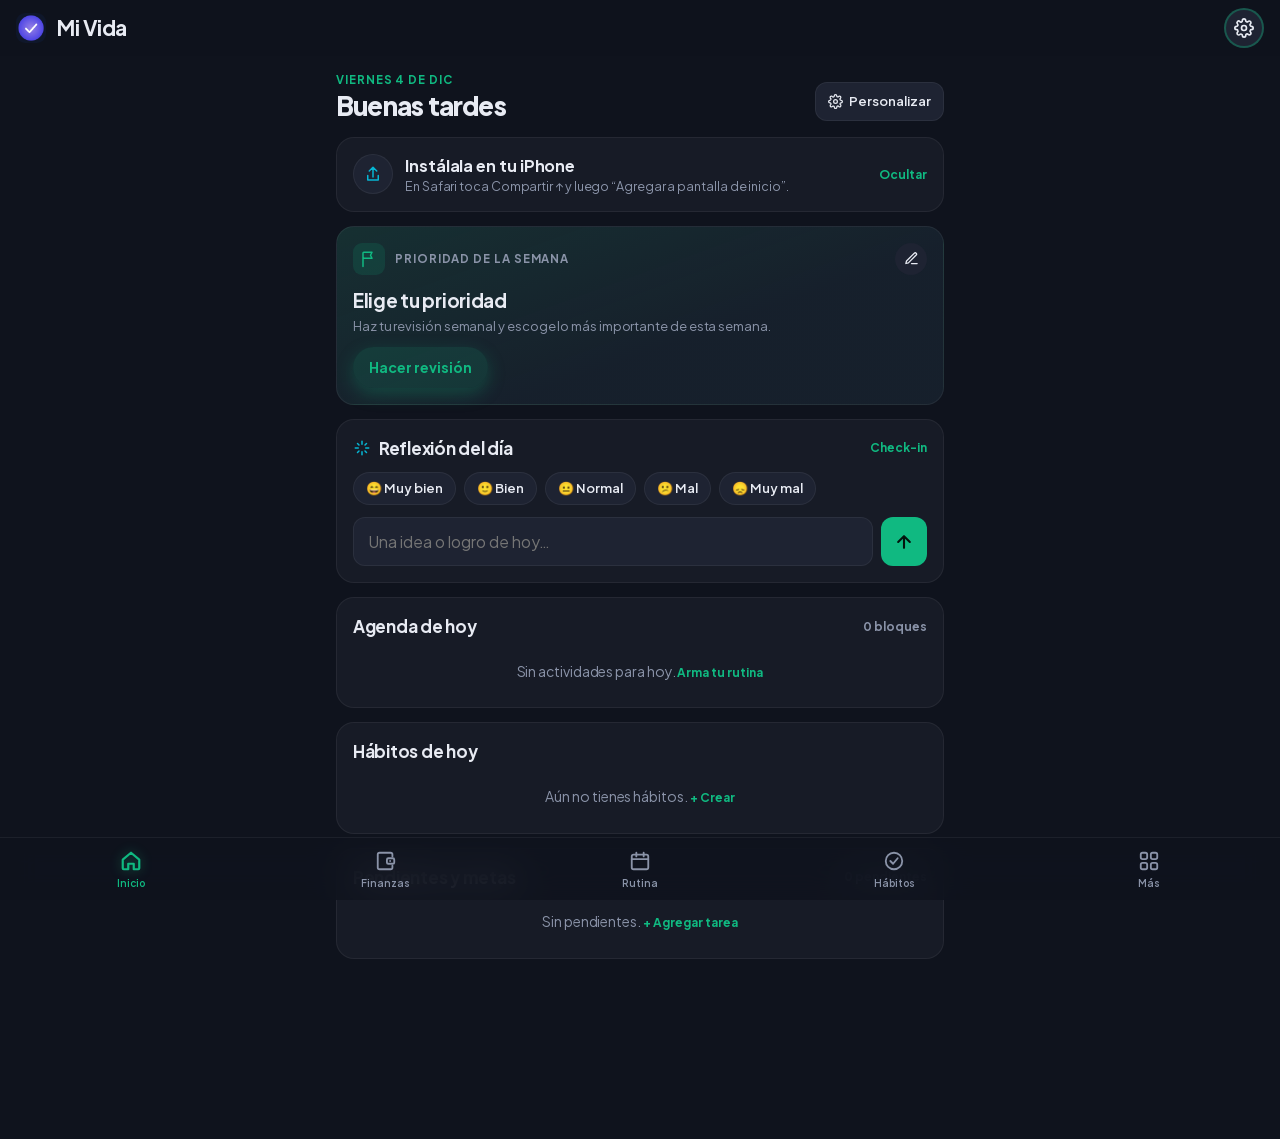
<file: index.html>
<!doctype html>
<html lang="es">
<head>
<meta charset="utf-8">
<meta name="viewport" content="width=device-width, initial-scale=1, viewport-fit=cover">
<title>Mi Vida</title>
<meta name="description" content="Tu app personal: rutina, finanzas, hábitos, metas, salud, diario y proyectos.">
<meta name="theme-color" content="#0f131d">
<meta name="apple-mobile-web-app-capable" content="yes">
<meta name="mobile-web-app-capable" content="yes">
<meta name="apple-mobile-web-app-status-bar-style" content="black-translucent">
<meta name="apple-mobile-web-app-title" content="Mi Vida">
<link rel="apple-touch-icon" href="icons/apple-touch-icon.png">
<link rel="icon" type="image/png" href="icons/icon-192.png">
<link rel="manifest" href="manifest.webmanifest">
<link rel="stylesheet" href="styles.css">
</head>
<body>
<header class="topbar">
  <button class="icon-btn back" id="btn-back" aria-label="Regresar" hidden><svg viewBox="0 0 24 24" width="26" height="26" fill="none" stroke="currentColor" stroke-width="2.5" stroke-linecap="round" stroke-linejoin="round"><path d="m15 18-6-6 6-6"/></svg></button>
  <img class="brand-logo" src="icons/icon-192.png" alt="" width="30" height="30">
  <h1 id="title">Inicio</h1>
  <button class="icon-btn" id="btn-settings" aria-label="Ajustes">
    <svg viewBox="0 0 24 24" width="22" height="22" fill="none" stroke="currentColor" stroke-width="2" stroke-linecap="round" stroke-linejoin="round"><circle cx="12" cy="12" r="3"/><path d="M19.4 15a1.65 1.65 0 0 0 .33 1.82l.06.06a2 2 0 1 1-2.83 2.83l-.06-.06a1.65 1.65 0 0 0-1.82-.33 1.65 1.65 0 0 0-1 1.51V21a2 2 0 1 1-4 0v-.09A1.65 1.65 0 0 0 9 19.4a1.65 1.65 0 0 0-1.82.33l-.06.06a2 2 0 1 1-2.83-2.83l.06-.06A1.65 1.65 0 0 0 4.68 15a1.65 1.65 0 0 0-1.51-1H3a2 2 0 1 1 0-4h.09A1.65 1.65 0 0 0 4.6 9a1.65 1.65 0 0 0-.33-1.82l-.06-.06a2 2 0 1 1 2.83-2.83l.06.06A1.65 1.65 0 0 0 9 4.68a1.65 1.65 0 0 0 1-1.51V3a2 2 0 1 1 4 0v.09a1.65 1.65 0 0 0 1 1.51 1.65 1.65 0 0 0 1.82-.33l.06-.06a2 2 0 1 1 2.83 2.83l-.06.06A1.65 1.65 0 0 0 19.4 9a1.65 1.65 0 0 0 1.51 1H21a2 2 0 1 1 0 4h-.09a1.65 1.65 0 0 0-1.51 1z"/></svg>
  </button>
</header>

<main id="view"></main>

<nav class="tabbar">
  <button data-tab="inicio" class="active"><svg viewBox="0 0 24 24"><path d="M3 10.5 12 3l9 7.5V20a1 1 0 0 1-1 1h-5v-6h-6v6H4a1 1 0 0 1-1-1z"/></svg><span>Inicio</span></button>
  <button data-tab="finanzas"><svg viewBox="0 0 24 24"><path d="M19 7V5a2 2 0 0 0-2-2H5a2 2 0 0 0-2 2v14a2 2 0 0 0 2 2h12a2 2 0 0 0 2-2v-2"/><rect x="13" y="9" width="8" height="6" rx="1.5"/><path d="M16.5 12h.01"/></svg><span>Finanzas</span></button>
  <button data-tab="rutina"><svg viewBox="0 0 24 24"><rect x="3" y="5" width="18" height="16" rx="2"/><path d="M3 10h18M8 3v4M16 3v4"/></svg><span>Rutina</span></button>
  <button data-tab="habitos"><svg viewBox="0 0 24 24"><circle cx="12" cy="12" r="9"/><path d="m8 12 3 3 5-6"/></svg><span>Hábitos</span></button>
  <button data-tab="mas"><svg viewBox="0 0 24 24"><rect x="3" y="3" width="7" height="7" rx="2"/><rect x="14" y="3" width="7" height="7" rx="2"/><rect x="3" y="14" width="7" height="7" rx="2"/><rect x="14" y="14" width="7" height="7" rx="2"/></svg><span>Más</span></button>
</nav>

<div id="sheet-backdrop" class="backdrop" hidden></div>
<section id="sheet" class="sheet" hidden role="dialog" aria-modal="true"></section>
<div id="toast" class="toast" hidden></div>

<script src="plan.js"></script>
<script src="more.js"></script>
<script src="habits.js"></script>
<script src="home.js"></script>
<script src="game.js"></script>
<script src="extras.js"></script>
<script src="v2.js"></script>
<script src="app.js"></script>
<script src="stitch.js"></script>
<script src="wallets.js"></script>
</body>
</html>
</file>
<file: styles.css>
@font-face {
  font-family: 'Plus Jakarta Sans'; font-style: normal; font-weight: 400 800; font-display: swap;
  src: url(fonts/plus-jakarta-sans-latin.woff2) format('woff2');
  unicode-range: U+0000-00FF, U+0131, U+0152-0153, U+02BB-02BC, U+02C6, U+02DA, U+02DC, U+0304, U+0308, U+0329, U+2000-206F, U+20AC, U+2122, U+2191, U+2193, U+2212, U+2215, U+FEFF, U+FFFD;
}
@font-face {
  font-family: 'Plus Jakarta Sans'; font-style: normal; font-weight: 400 800; font-display: swap;
  src: url(fonts/plus-jakarta-sans-latin-ext.woff2) format('woff2');
  unicode-range: U+0100-02BA, U+02BD-02C5, U+02C7-02CC, U+02CE-02D7, U+02DD-02FF, U+1D00-1DBF, U+1E00-1E9F, U+1EF2-1EFF, U+20A0-20AB, U+20AD-20C4, U+2113, U+2C60-2C7F, U+A720-A7FF;
}
/* Diseño "Dark Emerald" (Stitch): fondo azul pizarra, verde esmeralda y cian */
:root {
  --bg: #0f131d;
  --card: #171b26;
  --card-hi: #1e2332;
  --text: #e8ebf3;
  --muted: #8a93a8;
  --line: #272d3d;
  --edge: rgb(255 255 255 / .06);
  --accent: #10b981;
  --accent-2: #06b6d4;
  --accent-soft: rgb(16 185 129 / .14);
  --on-accent: #04140e;
  --grad: linear-gradient(135deg, #10b981, #06b6d4);
  --green: #34d399;
  --red: #f87171;
  --amber: #fbbf24;
  --radius: 20px;
  --safe-top: env(safe-area-inset-top, 0px);
  --safe-bottom: env(safe-area-inset-bottom, 0px);
  color-scheme: dark;
}
* { box-sizing: border-box; -webkit-tap-highlight-color: transparent; }
html, body { margin: 0; background: var(--bg); color: var(--text); }
body {
  font: 16px/1.45 "Plus Jakarta Sans", -apple-system, BlinkMacSystemFont, "SF Pro Text", "Segoe UI", Roboto, sans-serif;
  min-height: 100vh;
  padding-bottom: calc(76px + var(--safe-bottom));
  overscroll-behavior-y: none;
}
button { font: inherit; color: inherit; cursor: pointer; }
input, textarea, select { font: inherit; font-size: 16px; color: var(--text); }

.topbar {
  position: sticky; top: 0; z-index: 10;
  display: flex; align-items: center; justify-content: space-between;
  padding: calc(var(--safe-top) + 10px) 16px 10px;
  background: color-mix(in srgb, var(--bg) 88%, transparent);
  backdrop-filter: blur(12px); -webkit-backdrop-filter: blur(12px);
}
.topbar h1 { flex: 1; font-size: 28px; white-space: nowrap; overflow: hidden; text-overflow: ellipsis; margin: 0; letter-spacing: -0.02em; }
.icon-btn { background: none; border: 0; padding: 8px; border-radius: 50%; color: var(--muted); }

main { padding: 4px 16px 90px; max-width: 640px; margin: 0 auto; }

.tabbar {
  position: fixed; bottom: 0; left: 0; right: 0; z-index: 20;
  display: grid; grid-template-columns: repeat(5, 1fr);
  background: var(--card); border-top: 1px solid var(--line);
  padding: 6px 4px calc(6px + var(--safe-bottom));
}
.tabbar button {
  background: none; border: 0; display: flex; flex-direction: column; align-items: center; gap: 2px;
  font-size: 11px; color: var(--muted); padding: 4px 0;
}
.tabbar svg { width: 24px; height: 24px; fill: none; stroke: currentColor; stroke-width: 2; stroke-linecap: round; stroke-linejoin: round; }
.tabbar button.active { color: var(--accent); }

.card { background: var(--card); border-radius: var(--radius); padding: 16px; margin-bottom: 14px; box-shadow: 0 1px 2px rgb(0 0 0 / .04); }
.card h2 { font-size: 13px; text-transform: uppercase; letter-spacing: .06em; color: var(--muted); margin: 0 0 10px; font-weight: 600; display: flex; justify-content: space-between; align-items: center; }
.card h2 a, .link { color: var(--accent); text-transform: none; letter-spacing: 0; font-weight: 500; text-decoration: none; background: none; border: 0; padding: 0; font-size: 14px; }
.greet { font-size: 15px; color: var(--muted); margin: 0 0 14px; }

.stats { display: grid; grid-template-columns: repeat(3, 1fr); gap: 8px; }
.stat .lbl { font-size: 12px; color: var(--muted); }
.stat .val { font-size: 16px; word-break: break-all; font-weight: 700; font-variant-numeric: tabular-nums; }
.pos { color: var(--green); } .neg { color: var(--red); }

.bar { height: 8px; background: var(--line); border-radius: 99px; overflow: hidden; margin-top: 10px; }
.bar > i { display: block; height: 100%; background: var(--accent); border-radius: 99px; }
.bar.warn > i { background: var(--amber); } .bar.over > i { background: var(--red); }
.small { font-size: 13px; color: var(--muted); }

.list { list-style: none; margin: 0; padding: 0; }
.list li { display: flex; align-items: center; gap: 12px; padding: 11px 0; border-bottom: 1px solid var(--line); }
.list li:last-child { border-bottom: 0; }
.list .grow { flex: 1; min-width: 0; }
.list .t { font-weight: 500; white-space: nowrap; overflow: hidden; text-overflow: ellipsis; }
.list .s { font-size: 13px; color: var(--muted); white-space: nowrap; overflow: hidden; text-overflow: ellipsis; }
.amt { font-weight: 600; font-variant-numeric: tabular-nums; white-space: nowrap; }
.emoji { width: 38px; height: 38px; border-radius: 12px; background: var(--accent-soft); display: grid; place-items: center; font-size: 20px; flex: none; }
.empty { color: var(--muted); text-align: center; padding: 18px 8px; font-size: 14px; }

.check {
  width: 30px; height: 30px; border-radius: 50%; border: 2px solid var(--line); background: none; flex: none;
  display: grid; place-items: center; transition: all .15s;
}
.check.on { background: var(--green); border-color: var(--green); }
.check.on::after { content: ""; width: 12px; height: 7px; border: solid #fff; border-width: 0 0 2.5px 2.5px; transform: translateY(-2px) rotate(-45deg); }
.dots { display: flex; gap: 4px; margin-top: 4px; }
.dots i { width: 8px; height: 8px; border-radius: 50%; background: var(--line); }
.dots i.on { background: var(--green); }
.streak { font-size: 13px; color: var(--amber); font-weight: 600; white-space: nowrap; }

.btn {
  display: inline-flex; align-items: center; justify-content: center; gap: 6px;
  border: 0; border-radius: 12px; padding: 12px 16px; font-weight: 600;
  background: var(--accent); color: #fff;
}
.btn.ghost { background: var(--accent-soft); color: var(--accent); }
.btn.danger { background: none; color: var(--red); }
.btn.block { width: 100%; }
.row { display: flex; gap: 8px; }
.row > * { flex: 1; }

.fab {
  position: fixed; right: 18px; bottom: calc(84px + var(--safe-bottom)); z-index: 15;
  width: 56px; height: 56px; border-radius: 50%; border: 0; background: var(--accent); color: #fff;
  font-size: 30px; line-height: 1; box-shadow: 0 6px 18px rgb(79 70 229 / .35);
}

.seg { display: flex; background: var(--line); border-radius: 12px; padding: 3px; margin-bottom: 14px; }
.seg button { flex: 1; border: 0; background: none; padding: 8px; border-radius: 9px; font-size: 14px; font-weight: 500; color: var(--muted); }
.seg button.on { background: var(--card); color: var(--text); box-shadow: 0 1px 3px rgb(0 0 0 / .1); }

.monthnav { display: flex; align-items: center; justify-content: space-between; margin-bottom: 12px; }
.monthnav strong { font-size: 17px; }
.monthnav button { background: var(--card); border: 0; width: 36px; height: 36px; border-radius: 50%; font-size: 18px; }

.catrow { margin-bottom: 10px; }
.catrow .top { display: flex; justify-content: space-between; font-size: 14px; }
.catrow .bar { height: 6px; margin-top: 4px; }

.search { width: 100%; padding: 11px 14px; border-radius: 12px; border: 1px solid var(--line); background: var(--card); margin-bottom: 10px; }
.chips { display: flex; gap: 6px; overflow-x: auto; padding-bottom: 6px; margin-bottom: 8px; scrollbar-width: none; }
.chips::-webkit-scrollbar { display: none; }
.chip { border: 1px solid var(--line); background: var(--card); border-radius: 99px; padding: 6px 12px; font-size: 13px; white-space: nowrap; }
.chip.on { background: var(--accent); border-color: var(--accent); color: #fff; }
.tag { font-size: 12px; color: var(--accent); background: var(--accent-soft); border-radius: 6px; padding: 1px 6px; margin-right: 4px; }

.notes { display: grid; grid-template-columns: 1fr 1fr; gap: 10px; }
.note { background: var(--card); border-radius: 14px; padding: 12px; min-height: 90px; text-align: left; border: 0; display: flex; flex-direction: column; gap: 6px; overflow: hidden; }
.note .t { font-weight: 600; }
.note .b { font-size: 13px; color: var(--muted); display: -webkit-box; -webkit-line-clamp: 5; -webkit-box-orient: vertical; overflow: hidden; white-space: pre-wrap; word-break: break-word; }
.note .d { font-size: 11px; color: var(--muted); margin-top: auto; }

.quick { display: grid; grid-template-columns: repeat(3, 1fr); gap: 8px; }
.quick button { background: var(--card); border: 0; border-radius: 14px; padding: 12px 6px; font-size: 13px; font-weight: 500; display: flex; flex-direction: column; align-items: center; gap: 4px; }
.quick button b { font-size: 22px; }

/* sheet */
.backdrop { position: fixed; inset: 0; background: rgb(0 0 0 / .4); z-index: 40; }
.sheet {
  position: fixed; left: 0; right: 0; bottom: 0; z-index: 50;
  background: var(--card); border-radius: 20px 20px 0 0;
  padding: 10px 16px calc(20px + var(--safe-bottom));
  max-height: 90vh; overflow-y: auto; max-width: 640px; margin: 0 auto;
  animation: up .2s ease-out;
}
@keyframes up { from { transform: translateY(100%); } }
.sheet .grab { width: 40px; height: 5px; border-radius: 3px; background: var(--line); margin: 0 auto 12px; }
.sheet h3 { margin: 0 0 14px; font-size: 20px; }
.field { display: block; margin-bottom: 12px; }
.field span { display: block; font-size: 13px; color: var(--muted); margin-bottom: 4px; }
.field input, .field textarea, .field select {
  width: 100%; padding: 12px; border-radius: 12px; border: 1px solid var(--line); background: var(--bg);
}
.field textarea { min-height: 180px; resize: vertical; }
.big-amount { font-size: 32px !important; font-weight: 700; text-align: center; }
.catpick { display: grid; grid-template-columns: repeat(4, 1fr); gap: 6px; }
.catpick button { border: 1px solid var(--line); background: var(--bg); border-radius: 12px; padding: 8px 2px; font-size: 11px; display: flex; flex-direction: column; align-items: center; gap: 2px; }
.catpick button b { font-size: 20px; }
.catpick button.on { border-color: var(--accent); background: var(--accent-soft); }

.toast { width: max-content; white-space: normal;
  display: flex; align-items: center; gap: 14px; max-width: calc(100% - 32px);
  position: fixed; left: 50%; transform: translateX(-50%); bottom: calc(150px + var(--safe-bottom)); z-index: 60;
  background: var(--text); color: var(--bg); padding: 10px 16px; border-radius: 12px; font-size: 14px;
}
.install { border: 1px dashed var(--accent); }

/* rutina */
.days { display: grid; grid-template-columns: repeat(7, 1fr); gap: 4px; margin-bottom: 14px; }
.days button { border: 0; background: var(--card); border-radius: 12px; padding: 8px 0; font-size: 13px; font-weight: 600; color: var(--muted); display: flex; flex-direction: column; align-items: center; gap: 2px; }
.days button small { font-size: 10px; font-weight: 500; }
.days button.on { background: var(--accent); color: #fff; }
.days button.today:not(.on) { color: var(--accent); }
.daypick { display: grid; grid-template-columns: repeat(7, 1fr); gap: 4px; }
.daypick button { border: 1px solid var(--line); background: var(--bg); border-radius: 10px; padding: 9px 0; font-size: 13px; font-weight: 600; }
.daypick button.on { background: var(--accent); border-color: var(--accent); color: #fff; }
.timeline li { align-items: stretch; }
.time { width: 54px; flex: none; font-size: 13px; font-variant-numeric: tabular-nums; color: var(--muted); padding-top: 2px; }
.time b { display: block; color: var(--text); font-size: 15px; }
.blk { flex: 1; min-width: 0; border-left: 4px solid var(--c, var(--accent)); padding: 2px 0 2px 10px; }
.blk .s { white-space: normal; }
.now-badge { font-size: 11px; font-weight: 700; color: #fff; background: var(--green); border-radius: 6px; padding: 1px 6px; margin-left: 6px; vertical-align: 2px; }
.next-badge { font-size: 11px; font-weight: 700; color: var(--accent); background: var(--accent-soft); border-radius: 6px; padding: 1px 6px; margin-left: 6px; vertical-align: 2px; }
.blk.past { opacity: .5; }
.row2 { display: grid; grid-template-columns: 1fr 1fr; gap: 8px; }
.tabbar button { font-size: 10px; }

.toast[hidden] { display: none; }
.toast-undo { background: none; border: 0; color: var(--accent); font-weight: 700; padding: 4px 0; filter: brightness(1.4); }
.ask-wrap { position: fixed; inset: 0; z-index: 70; background: rgb(0 0 0 / .45); display: grid; place-items: center; padding: 24px; }
.ask { background: var(--card); border-radius: 18px; padding: 20px; width: 100%; max-width: 360px; }
.ask p { margin: 0 0 16px; font-size: 16px; }

.back { margin-left: -10px; color: var(--accent); }
.back[hidden] { display: none; }
.menu { display: flex; flex-direction: column; gap: 8px; }
.menu-item { display: flex; align-items: center; gap: 12px; background: var(--card); border: 0; border-radius: var(--radius); padding: 14px; text-align: left; }
.menu-item .grow { flex: 1; min-width: 0; display: flex; flex-direction: column; }
.menu-item small { color: var(--muted); font-size: 13px; white-space: nowrap; overflow: hidden; text-overflow: ellipsis; }
.chev { color: var(--muted); font-size: 22px; }
.moods { display: flex; justify-content: space-between; gap: 6px; }
.moods button { flex: 1; font-size: 28px; padding: 8px 0; border-radius: 12px; border: 2px solid transparent; background: var(--bg); filter: grayscale(.6); opacity: .7; }
.moods button.on { border-color: var(--accent); filter: none; opacity: 1; background: var(--accent-soft); }
.counter { display: flex; align-items: center; gap: 18px; }
.counter button { width: 44px; height: 44px; border-radius: 50%; border: 0; background: var(--accent-soft); color: var(--accent); font-size: 22px; font-weight: 700; }
.counter b { font-size: 24px; min-width: 30px; text-align: center; }
.week-mini { display: grid; grid-template-columns: repeat(7, 1fr); text-align: center; margin-top: 12px; }
.week-mini div { display: flex; flex-direction: column; gap: 2px; }
.week-mini span { font-size: 20px; }
.week-mini small { font-size: 11px; color: var(--muted); }
.bullets { margin: 0; padding-left: 20px; }
.bullets li { margin-bottom: 6px; }
.proj { display: block; width: 100%; text-align: left; border: 0; }
.proj-top { display: flex; align-items: center; gap: 12px; margin-bottom: 8px; }
.proj-top .grow { flex: 1; display: flex; flex-direction: column; }
.proj-top small { color: var(--muted); font-size: 13px; }
.proj-head { display: flex; align-items: center; gap: 12px; margin-bottom: 14px; }
.proj-head .grow { flex: 1; min-width: 0; }
.seg-sm button { font-size: 12px; padding: 8px 2px; }
button.card { font: inherit; color: inherit; }

/* calendario de hábitos */
.cal { display: grid; grid-template-columns: repeat(7, 1fr); gap: 4px; text-align: center; }
.cal small { font-size: 11px; color: var(--muted); padding-bottom: 2px; }
.cal-d { aspect-ratio: 1; border: 0; border-radius: 10px; background: var(--bg); font-size: 14px; font-weight: 600; color: var(--text); padding: 0; }
.cal-d:disabled { opacity: .35; }
.cal-d.l0 { background: color-mix(in srgb, var(--red) 18%, var(--bg)); }
.cal-d.l1 { background: color-mix(in srgb, var(--green) 25%, var(--bg)); }
.cal-d.l2 { background: color-mix(in srgb, var(--green) 55%, var(--bg)); }
.cal-d.l3 { background: var(--green); color: #fff; }
.cal-d.tod { box-shadow: inset 0 0 0 2px var(--accent); }
.cal-d.sel { outline: 3px solid var(--accent); outline-offset: 1px; }
.cal-legend { display: flex; justify-content: center; gap: 12px; margin-top: 10px; font-size: 12px; color: var(--muted); }
.cal-legend span { display: flex; align-items: center; gap: 4px; }
.cal-legend i { width: 12px; height: 12px; border-radius: 4px; display: inline-block; }
.cal-legend i.l0 { background: color-mix(in srgb, var(--red) 18%, var(--bg)); }
.cal-legend i.l1 { background: color-mix(in srgb, var(--green) 25%, var(--bg)); }
.cal-legend i.l2 { background: color-mix(in srgb, var(--green) 55%, var(--bg)); }
.cal-legend i.l3 { background: var(--green); }
.hgrid { display: grid; gap: 6px 4px; align-items: center; }
.hgrid small { text-align: center; font-size: 11px; color: var(--muted); }
.hgrid .hname { font-size: 13px; white-space: nowrap; overflow: hidden; text-overflow: ellipsis; }
.hgrid i { width: 22px; height: 22px; border-radius: 7px; background: color-mix(in srgb, var(--red) 18%, var(--bg)); justify-self: center; }
.hgrid i.on { background: var(--green); }
.hgrid i.na { background: var(--line); opacity: .4; }
.cols { display: flex; align-items: flex-end; gap: 4px; height: 140px; }
.cols-month { gap: 2px; }
.col { flex: 1; display: flex; flex-direction: column; align-items: center; height: 100%; min-width: 0; }
.colbar { flex: 1; width: 100%; background: var(--bg); border-radius: 4px; display: flex; align-items: flex-end; overflow: hidden; }
.colbar i { width: 100%; background: var(--green); border-radius: 4px 4px 0 0; }
.col small { font-size: 10px; color: var(--muted); height: 14px; margin-top: 3px; }

.quick4 { display: grid; grid-template-columns: repeat(4, 1fr); gap: 8px; margin-bottom: 14px; }
.quick4 button { background: var(--card); border: 0; border-radius: 14px; padding: 10px 2px; font-size: 12px; font-weight: 500; display: flex; flex-direction: column; align-items: center; gap: 3px; }
.quick4 button b { font-size: 22px; }
.prompt { display: flex; align-items: center; gap: 12px; width: 100%; text-align: left; border: 0; }
.prompt > span:last-child { display: flex; flex-direction: column; min-width: 0; }
.prompt small { color: var(--muted); font-size: 13px; }
.goal-mini { padding: 10px 0 2px; border-top: 1px solid var(--line); margin-top: 4px; }
.goal-mini .top { display: flex; justify-content: space-between; font-size: 15px; }

/* gamificación */
.lvl-card { display: flex; align-items: center; gap: 14px; width: 100%; text-align: left; border: 0; }
.lvl-card .grow { flex: 1; min-width: 0; }
.lvl-card small { color: var(--muted); font-size: 12px; }
.lvl-top { display: flex; justify-content: space-between; font-size: 15px; }
.lvl-top span { font-weight: 700; }
.lvl-badge { width: 48px; height: 48px; flex: none; border-radius: 14px; display: grid; place-items: center; font-size: 22px; font-weight: 800; color: #fff; background: linear-gradient(135deg, #f59e0b, #f97316); box-shadow: 0 4px 12px rgb(249 115 22 / .3); }
.lvl-badge.big { width: 76px; height: 76px; font-size: 34px; border-radius: 22px; margin: 0 auto; }
.lvl-hero { text-align: center; }
.coins { display: inline-block; margin-top: 10px; background: color-mix(in srgb, #f59e0b 15%, var(--card)); color: #b45309; font-weight: 700; padding: 6px 14px; border-radius: 99px; }
@media (prefers-color-scheme: dark) { .coins { color: #fbbf24; } }
.ach-grid { display: grid; grid-template-columns: 1fr 1fr; gap: 8px; }
.ach { background: var(--bg); border-radius: 14px; padding: 12px 10px; display: flex; flex-direction: column; align-items: center; text-align: center; gap: 2px; border: 2px solid transparent; }
.ach.done { border-color: var(--tc); background: color-mix(in srgb, var(--tc) 10%, var(--card)); }
.ach:not(.done) .ach-ico { filter: grayscale(1); opacity: .6; }
.ach-ico { font-size: 30px; position: relative; line-height: 1.2; }
.ach-ico span { position: absolute; right: -14px; bottom: -2px; font-size: 16px; }
.ach b { font-size: 14px; margin-top: 4px; }
.ach small { font-size: 11px; color: var(--muted); }
.ach .bar { width: 100%; }
.ach-ok { color: var(--green) !important; font-weight: 600; }
.celebrate { position: fixed; inset: 0; z-index: 80; display: grid; place-items: center; background: rgb(0 0 0 / .35); animation: fadein .2s; padding: 24px; }
.celebrate.out { opacity: 0; transition: opacity .4s; }
.cele-box { background: var(--card); border-radius: 22px; padding: 22px 24px; text-align: center; display: flex; flex-direction: column; gap: 6px; max-width: 320px; animation: pop .45s cubic-bezier(.2, 1.6, .4, 1); }
.cele-box b { font-size: 18px; }
.cele-box small { color: var(--muted); }
.cele-burst { font-size: 48px; animation: spin .8s ease-out; }
@keyframes pop { from { transform: scale(.5); opacity: 0; } }
@keyframes fadein { from { opacity: 0; } }
@keyframes spin { from { transform: rotate(-30deg) scale(.4); } }

.quote { font-style: italic; color: var(--muted); font-size: 14px; margin: -6px 0 14px; padding-left: 10px; border-left: 3px solid var(--accent); }
.sets { display: grid; grid-template-columns: 40px 1fr 1fr 36px; gap: 6px 8px; align-items: center; }
.sets small { font-size: 11px; color: var(--muted); text-align: center; }
.sets input { width: 100%; padding: 9px 6px; border-radius: 10px; border: 1px solid var(--line); background: var(--bg); text-align: center; }
.setn { text-align: center; font-weight: 700; color: var(--muted); }
.ring { position: relative; width: 240px; max-width: 80%; margin: 0 auto; }
.ring svg { width: 100%; height: auto; display: block; }
.ring circle { transition: stroke-dashoffset 1s linear; }
#ftime { position: absolute; inset: 0; display: grid; place-items: center; font-size: 48px; font-weight: 800; font-variant-numeric: tabular-nums; }
.lock { position: fixed; inset: 0; z-index: 100; background: var(--bg); display: grid; place-items: center; padding: 24px; }
.lock-box { display: flex; flex-direction: column; align-items: center; gap: 6px; width: 100%; max-width: 300px; }
.lock-box b { font-size: 22px; } .lock-box small { color: var(--muted); }
.pin-dots { display: flex; gap: 16px; margin: 18px 0; }
.pin-dots i { width: 16px; height: 16px; border-radius: 50%; border: 2px solid var(--accent); }
.pin-dots i.on { background: var(--accent); }
.pin-dots.shake { animation: shake .4s; }
@keyframes shake { 25% { transform: translateX(-10px); } 75% { transform: translateX(10px); } }
.pad { display: grid; grid-template-columns: repeat(3, 1fr); gap: 14px; width: 100%; }
.pad button { aspect-ratio: 1.3; border-radius: 18px; border: 0; background: var(--card); font-size: 26px; font-weight: 600; }

.bud-row { display: grid; grid-template-columns: minmax(0,1fr) minmax(0,1fr) 72px 20px; gap: 6px; align-items: end; }
.bud-row .field { margin-bottom: 8px; }
.bud-row input { padding: 10px 4px !important; font-size: 14px !important; min-width: 0; width: 100%; -webkit-appearance: none; }
.bud-row .link { padding-bottom: 20px; }

.menu-group { margin-top: 18px; }
.menu-group h4 { margin: 0 0 8px 4px; font-size: 13px; text-transform: uppercase; letter-spacing: .06em; color: var(--muted); }
.lvl-mini { width: 100%; }
.ord { width: 34px; height: 34px; border-radius: 10px; border: 0; background: var(--bg); font-size: 16px; font-weight: 700; }
.ord:disabled { opacity: .3; }

.ord.del { background: color-mix(in srgb, var(--red) 12%, var(--bg)); }
.list li .ord { flex: none; }

/* ===== Estilo Stitch (Dark Emerald) ===== */
body { letter-spacing: -0.005em; font-feature-settings: "tnum" 0; }
::selection { background: var(--accent-soft); }
.amt, .stat .val, .time, .big-amount, #ftime, .lvl-top { font-variant-numeric: tabular-nums; }

.topbar { background: color-mix(in srgb, var(--bg) 82%, transparent); border-bottom: 1px solid var(--edge); }
.topbar h1 { font-size: 20px; font-weight: 800; letter-spacing: -0.02em; }
.brand-logo { display: none; width: 30px; height: 30px; border-radius: 9px; margin-right: 10px; }
body.main-tab .brand-logo { display: block; }
.icon-btn { background: var(--card); border: 1px solid var(--edge); width: 40px; height: 40px; display: grid; place-items: center; padding: 0; color: var(--text); }
.icon-btn svg { width: 20px; height: 20px; }
.back { background: none; border: 0; color: var(--accent); width: auto; }
.back svg { width: 26px; height: 26px; }
main { padding-top: 12px; }

/* barra de pestañas tipo cristal con indicador */
.tabbar { background: rgb(15 19 29 / .82); backdrop-filter: blur(18px) saturate(1.4); -webkit-backdrop-filter: blur(18px) saturate(1.4); border-top: 1px solid var(--edge); padding-top: 8px; }
.tabbar button { font-weight: 600; gap: 4px; }
.tabbar svg { width: 22px; height: 22px; }
.tabbar button.active { color: var(--accent); }
.tabbar button.active svg { stroke-width: 2.4; filter: drop-shadow(0 0 6px rgb(16 185 129 / .45)); }

.greet { font-size: 15px; font-weight: 500; }
.card { background: var(--card); border: 1px solid var(--edge); box-shadow: none; padding: 18px; }
.card h2 { font-size: 18px; font-weight: 700; letter-spacing: -0.015em; color: var(--text); text-transform: none; margin-bottom: 12px; gap: 8px; }
.card h2 a, .link { color: var(--accent); font-weight: 600; }
.card h2 a, .card h2 .link { font-size: 12px; font-weight: 700; letter-spacing: 0; white-space: nowrap; }
.card h2 .link.badge { color: var(--accent); }
.stat .lbl { font-weight: 500; }
.stat .val { font-weight: 800; letter-spacing: -0.02em; }
.small { color: var(--muted); }

.bar { height: 8px; background: var(--card-hi); }
.bar > i { background: var(--grad); box-shadow: 0 0 10px rgb(16 185 129 / .35); }
.bar.warn > i { background: var(--amber); box-shadow: none; } .bar.over > i { background: var(--red); box-shadow: none; }

.list li { border-bottom-color: var(--edge); }
.list .t { font-weight: 600; }
.emoji { background: var(--card-hi); border: 1px solid var(--edge); border-radius: 14px; }

.check { border-color: #3a4256; }
.check.on { background: var(--accent); border-color: var(--accent); box-shadow: 0 0 12px rgb(16 185 129 / .45); }
.check.on::after { border-color: var(--on-accent); }
.dots i { background: var(--card-hi); }
.dots i.on { background: var(--accent); }

.btn { background: var(--grad); color: var(--on-accent); font-weight: 700; border-radius: 14px; box-shadow: 0 6px 20px rgb(16 185 129 / .22); }
.btn.ghost { background: var(--accent-soft); color: var(--accent); box-shadow: none; }
.btn.danger { background: none; box-shadow: none; }
.fab { background: var(--grad); color: var(--on-accent); font-weight: 600; box-shadow: 0 8px 24px rgb(16 185 129 / .45); }

.seg { background: var(--card); border: 1px solid var(--edge); border-radius: 14px; }
.seg button { border-radius: 10px; font-weight: 600; }
.seg button.on { background: var(--card-hi); color: var(--accent); box-shadow: inset 0 0 0 1px rgb(16 185 129 / .35); }

.monthnav button { border: 1px solid var(--edge); color: var(--text); }
.search { background: var(--card); border-color: var(--edge); }
.chip { background: var(--card); border-color: var(--edge); font-weight: 600; color: var(--muted); }
.chip.on { background: var(--accent-soft); border-color: rgb(16 185 129 / .5); color: var(--accent); }
.tag { color: var(--accent-2); background: rgb(6 182 212 / .12); font-weight: 600; }

.note, .quick button, .quick4 button, .menu-item, .days button, .pad button { border: 1px solid var(--edge); }
.note { background: var(--card); border-radius: 18px; }
.quick button, .quick4 button { border-radius: 18px; font-weight: 600; }
.quick4 button:active, .quick button:active, .menu-item:active { background: var(--card-hi); }

.backdrop { background: rgb(4 6 12 / .65); backdrop-filter: blur(3px); -webkit-backdrop-filter: blur(3px); }
.sheet { background: var(--card); border-top: 1px solid var(--edge); border-radius: 26px 26px 0 0; }
.sheet h3 { font-weight: 800; letter-spacing: -0.02em; }
.field span { font-weight: 600; font-size: 12px; text-transform: uppercase; letter-spacing: .06em; }
.field input, .field textarea, .field select { background: var(--bg); border-color: var(--line); border-radius: 14px; }
.field input:focus, .field textarea:focus, .field select:focus, .search:focus { outline: none; border-color: var(--accent); box-shadow: 0 0 0 3px var(--accent-soft); }
.big-amount { font-weight: 800 !important; letter-spacing: -0.03em; }
.catpick button, .daypick button { background: var(--bg); border-color: var(--line); }
.catpick button.on { border-color: var(--accent); background: var(--accent-soft); }

.toast { background: var(--card-hi); color: var(--text); border: 1px solid var(--edge); box-shadow: 0 10px 30px rgb(0 0 0 / .45); font-weight: 500; }
.toast-undo { filter: none; }
.install { border: 1px dashed rgb(16 185 129 / .55); background: linear-gradient(135deg, rgb(16 185 129 / .08), rgb(6 182 212 / .05)), var(--card); }
.quote { border-left-color: var(--accent); }

.days button { border-radius: 14px; }
.days button.on, .daypick button.on { background: var(--grad); border-color: transparent; color: var(--on-accent); box-shadow: 0 4px 14px rgb(16 185 129 / .3); }
.days button.today:not(.on) { color: var(--accent); }
.now-badge { background: var(--accent); color: var(--on-accent); }
.next-badge { color: var(--accent-2); background: rgb(6 182 212 / .12); }

.ask { border: 1px solid var(--edge); border-radius: 22px; }
.ask-wrap { background: rgb(4 6 12 / .65); }
.menu-item { border-radius: 18px; }
.menu-item b { font-weight: 700; }
.moods button { background: var(--bg); }
.counter button { background: var(--accent-soft); color: var(--accent); }

.cal-d { background: var(--card-hi); }
.cal-d.l3, .cal-legend i.l3, .hgrid i.on, .colbar i { background: var(--accent); }
.cal-d.l3 { color: var(--on-accent); }
.cal-d.l1, .cal-legend i.l1 { background: color-mix(in srgb, var(--accent) 22%, var(--card-hi)); }
.cal-d.l2, .cal-legend i.l2 { background: color-mix(in srgb, var(--accent) 50%, var(--card-hi)); }
.colbar { background: var(--card-hi); }

.lvl-badge { background: var(--grad); color: var(--on-accent); box-shadow: 0 6px 18px rgb(16 185 129 / .35); }
.coins { background: rgb(251 191 36 / .12); color: #fbbf24; }
.ach { background: var(--card-hi); }
.cele-box { border: 1px solid var(--edge); }
.lock { background: radial-gradient(120% 60% at 50% 0%, rgb(16 185 129 / .12), transparent 60%), var(--bg); }
.pin-dots i { border-color: var(--accent); }
.pin-dots i.on { background: var(--accent); box-shadow: 0 0 10px rgb(16 185 129 / .6); }
.ord { background: var(--card-hi); color: var(--text); }
.sets input { background: var(--bg); }
.menu-group h4 { font-size: 12px; font-weight: 700; letter-spacing: .09em; }

/* ---- Ajustes según capturas de Stitch ---- */
.icon-btn { width: 36px; height: 36px; }
.topbar { padding-top: calc(var(--safe-top) + 8px); padding-bottom: 8px; }
/* filas como sub‑tarjetas */
.card .list li { background: #1b202d; border: 1px solid var(--edge); border-radius: 14px; padding: 10px 12px; margin-bottom: 8px; }
.card .list li:last-child { border-bottom: 1px solid var(--edge); margin-bottom: 0; }
.card .list .emoji { width: 36px; height: 36px; border-radius: 50%; background: var(--card-hi); font-size: 18px; }
/* agenda con hora verde y barra de color */
.timeline li { gap: 10px; }
.time { width: 52px; text-align: center; font-size: 12px; padding-top: 0; }
.time b { color: var(--accent); font-size: 16px; font-weight: 700; }
.blk { border-left-width: 3px; border-radius: 2px; padding-left: 12px; }
.blk .t { font-size: 15px; }
/* encabezado de Inicio */
.hello { display: flex; align-items: flex-end; justify-content: space-between; gap: 10px; margin: 4px 2px 16px; }
.hello-date { color: var(--accent); font-size: 12px; font-weight: 700; text-transform: uppercase; letter-spacing: .08em; }
.hello-t { font-size: 28px; font-weight: 800; letter-spacing: -0.03em; line-height: 1.15; }
.pill { display: inline-flex; align-items: center; gap: 6px; border: 1px solid var(--edge); background: var(--card-hi); color: var(--text); border-radius: 99px; padding: 7px 12px; font-size: 13px; font-weight: 600; white-space: nowrap; }
.pill.custom { border-radius: 12px; padding: 9px 12px; flex: none; }
.pill.good { background: var(--accent-soft); color: var(--accent); border-color: rgb(16 185 129 / .3); }
.pill.bad { background: rgb(248 113 113 / .12); color: var(--red); border-color: rgb(248 113 113 / .3); }
/* prioridad de la semana */
.priority { background: linear-gradient(160deg, rgb(16 185 129 / .12), rgb(6 182 212 / .04) 60%), var(--card); }
.pri-head { display: flex; align-items: center; gap: 10px; font-size: 12px; font-weight: 700; letter-spacing: .08em; text-transform: uppercase; color: var(--muted); }
.pri-ico { width: 32px; height: 32px; border-radius: 10px; background: var(--accent-soft); color: var(--accent); display: grid; place-items: center; font-size: 16px; }
.pri-t { font-size: 19px; font-weight: 700; letter-spacing: -0.015em; margin-top: 12px; }
/* hábitos de hoy en dos columnas */
.hchips { display: grid; grid-template-columns: 1fr 1fr; gap: 8px; }
.hchip { display: flex; align-items: center; gap: 8px; min-width: 0; text-align: left; border: 1px solid var(--edge); background: #1b202d; border-radius: 12px; padding: 10px; font-size: 14px; font-weight: 600; }
.hchip span { overflow: hidden; text-overflow: ellipsis; white-space: nowrap; }
.hchip i { flex: none; width: 18px; height: 18px; border-radius: 50%; border: 2px solid #4a5268; display: grid; place-items: center; }
.hchip.on { background: rgb(16 185 129 / .16); border-color: rgb(16 185 129 / .35); }
.hchip.on i { border-color: var(--accent); }
.hchip.on i::after { content: ""; width: 7px; height: 4px; border: solid var(--accent); border-width: 0 0 2px 2px; transform: translateY(-1px) rotate(-45deg); }
/* notas en cuadrícula dentro de tarjeta */
.card .notes .note { background: #1b202d; border: 1px solid var(--edge); min-height: 80px; }
/* Finanzas: resumen grande + botones cuadrados */
.hero { padding: 6px 2px 16px; }
.hero-lbl { font-size: 12px; font-weight: 700; letter-spacing: .1em; text-transform: uppercase; color: var(--muted); }
.hero-val { font-size: 40px; font-weight: 800; letter-spacing: -0.035em; font-variant-numeric: tabular-nums; line-height: 1.15; margin: 4px 0 10px; }
.hero-pills { display: flex; gap: 8px; flex-wrap: wrap; }
.tiles { display: grid; grid-template-columns: repeat(3, 1fr); gap: 8px; margin-bottom: 16px; }
.tiles button { background: var(--card); border: 1px solid var(--edge); border-radius: 16px; padding: 14px 4px 12px; display: flex; flex-direction: column; align-items: center; gap: 8px; font-size: 13px; font-weight: 600; }
.tiles .ico { width: 40px; height: 40px; border-radius: 50%; background: var(--card-hi); display: grid; place-items: center; font-style: normal; font-size: 18px; font-weight: 800; }
.tiles .ico.in { color: var(--accent); }
.tiles .ico.out { color: var(--accent-2); }
.tiles button:active { background: var(--card-hi); }
/* tamaños más compactos, como Stitch */
.card .list .t { font-size: 15px; white-space: normal; }
.card .list .s { font-size: 12.5px; }
.amt { font-size: 15px; }
.quick4 button { padding: 12px 2px 10px; font-size: 12px; }
.quick4 button b { font-size: 20px; }
.lvl-card .lvl-badge { width: 44px; height: 44px; font-size: 20px; border-radius: 14px; }
.badge-pill { font-size: 12px; font-weight: 700; color: var(--muted); background: var(--card-hi); border: 1px solid var(--edge); border-radius: 99px; padding: 4px 10px; white-space: nowrap; }
.check { width: 34px; height: 34px; background: var(--card-hi); border: 2px solid #343b4e; }
.card .list .emoji { border-radius: 12px; width: 42px; height: 42px; }
.streak { color: var(--accent); font-size: 12px; }
.btn.sm { padding: 9px 12px; font-size: 13px; border-radius: 12px; flex: none; }
/* Rutina: riel de fechas */
.days { background: var(--card); border: 1px solid var(--edge); border-radius: 18px; padding: 8px; gap: 2px; }
.days button { border: 0; background: none; padding: 8px 0 6px; font-size: 12px; gap: 3px; }
.days button b { font-size: 17px; color: var(--text); font-weight: 700; }
.days button small { width: 5px; height: 5px; border-radius: 50%; background: transparent; }
.days button small.has { background: #4a5268; }
.days button.on { box-shadow: 0 4px 14px rgb(16 185 129 / .3); }
.days button.on b, .days button.on { color: var(--on-accent); }
.days button.on small.has { background: var(--on-accent); }
.stack { display: flex; gap: 3px; height: 10px; border-radius: 99px; overflow: hidden; background: var(--card-hi); margin-bottom: 12px; }
.stack i { display: block; height: 100%; }
.alloc { display: grid; grid-template-columns: 1fr 1fr; gap: 8px; }
.alloc div { display: flex; align-items: center; gap: 8px; background: #1b202d; border: 1px solid var(--edge); border-radius: 12px; padding: 10px; font-size: 13px; min-width: 0; }
.alloc i { width: 9px; height: 9px; border-radius: 50%; flex: none; }
.alloc span { flex: 1; min-width: 0; overflow: hidden; text-overflow: ellipsis; white-space: nowrap; }
.alloc b { font-size: 13px; color: var(--accent); white-space: nowrap; }
/* Hábitos: tarjeta de constancia */
.consist { background: linear-gradient(160deg, rgb(16 185 129 / .10), transparent 55%), var(--card); }
.cons-top { display: flex; justify-content: space-between; align-items: flex-start; gap: 10px; }
.cons-pct { font-size: 42px; font-weight: 800; letter-spacing: -0.04em; line-height: 1.1; }
.cons-streak { display: flex; align-items: center; gap: 10px; background: var(--card-hi); border: 1px solid var(--edge); border-radius: 14px; padding: 10px 12px; }
.cons-streak > span { width: 34px; height: 34px; border-radius: 50%; background: var(--accent-soft); display: grid; place-items: center; }
.cons-streak small { display: block; font-size: 12px; color: var(--muted); }
.cons-streak b { font-size: 16px; }
.cons-sub { display: flex; justify-content: space-between; font-size: 13px; color: var(--muted); margin: 16px 0 10px; }
.cons-sub b { color: var(--accent); font-size: 12px; }
.pills7 { display: grid; grid-template-columns: repeat(7, 1fr); gap: 6px; text-align: center; }
.pills7 span { display: flex; align-items: flex-end; height: 56px; background: var(--card-hi); border-radius: 99px; overflow: hidden; }
.pills7 i { display: block; width: 100%; background: var(--accent); border-radius: 99px; }
.pills7 i.tod { background: var(--accent-2); }
.pills7 small { display: block; font-size: 12px; font-weight: 600; color: var(--muted); margin-top: 6px; }
.pills7 small.tod { color: var(--accent); }
/* Más: tarjeta de nivel, grupos y cuadrícula */
.tier { background: linear-gradient(160deg, rgb(16 185 129 / .10), transparent 55%), var(--card); }
.tier-top { display: flex; align-items: center; gap: 12px; }
.tier-top .grow { flex: 1; min-width: 0; display: flex; flex-direction: column; }
.tier-top b { font-size: 19px; letter-spacing: -0.02em; }
.tier-top small { color: var(--muted); font-size: 13px; }
.tier .lvl-badge { width: 46px; height: 46px; font-size: 20px; border-radius: 14px; }
.tier-xp { display: flex; justify-content: space-between; align-items: baseline; margin-top: 16px; font-size: 12px; font-weight: 700; letter-spacing: .08em; text-transform: uppercase; color: var(--muted); }
.tier-xp b { font-size: 17px; color: var(--text); letter-spacing: 0; }
.tier-ch { display: flex; align-items: center; gap: 12px; width: 100%; text-align: left; margin-top: 14px; background: #1b202d; border: 1px solid var(--edge); border-radius: 14px; padding: 10px 12px; }
.tier-ch .grow { flex: 1; display: flex; flex-direction: column; }
.tier-ch small { color: var(--muted); font-size: 12.5px; }
.tier-ch .emoji { width: 34px; height: 34px; border-radius: 50%; font-size: 16px; }
.menu-group h4 { display: flex; justify-content: space-between; align-items: center; text-transform: none; letter-spacing: -0.015em; font-size: 19px; color: var(--text); margin: 0 2px 10px; }
.menu-group h4 span { font-size: 12px; font-weight: 700; letter-spacing: .06em; color: var(--accent); }
.menu-item { padding: 12px 14px; }
.menu-item .emoji { border-radius: 50%; width: 42px; height: 42px; font-size: 19px; }
.menu-item b { font-size: 15px; }
.menu-item small { font-size: 12.5px; }
.mtiles { display: grid; grid-template-columns: repeat(3, 1fr); gap: 8px; }
.mtile { display: flex; flex-direction: column; align-items: center; gap: 6px; text-align: center; background: var(--card); border: 1px solid var(--edge); border-radius: 18px; padding: 14px 6px; min-width: 0; }
.mtile .emoji { border-radius: 50%; width: 42px; height: 42px; font-size: 19px; }
.mtile b { font-size: 14px; line-height: 1.2; }
.mtile small { font-size: 12px; color: var(--accent); overflow: hidden; text-overflow: ellipsis; white-space: nowrap; max-width: 100%; }

/* ===================== Pantallas Stitch ===================== */
.ic { width: 18px; height: 18px; fill: none; stroke: currentColor; stroke-width: 2; stroke-linecap: round; stroke-linejoin: round; flex: none; }
.acc { color: var(--accent) !important; } .cy { color: var(--accent-2) !important; }
.eyebrow { font-size: 11.5px; font-weight: 700; letter-spacing: .08em; text-transform: uppercase; color: var(--muted); }
.topbar { border-bottom: 0; }
.topbar h1 { font-size: 21px; }
body.main-tab .topbar h1 { font-size: 21px; font-weight: 700; }
.icon-btn#btn-settings { width: 40px; height: 40px; border-radius: 50%; background: var(--card-hi); border: 2px solid rgb(16 185 129 / .35); }

/* encabezado de página */
.phead { display: flex; align-items: flex-end; justify-content: space-between; gap: 10px; margin: 4px 0 16px; }
.phead .eyebrow { margin-bottom: 2px; }
.ptitle { font-size: 26px; font-weight: 800; letter-spacing: -0.03em; line-height: 1.15; }
.spill { display: inline-flex; align-items: center; gap: 6px; flex: none; border: 1px solid var(--edge); background: var(--card-hi); color: var(--text); border-radius: 12px; padding: 9px 12px; font-size: 13px; font-weight: 600; white-space: nowrap; }
.spill .ic { width: 15px; height: 15px; }
.spill.good { background: var(--accent-soft); color: var(--accent); border-color: rgb(16 185 129 / .3); border-radius: 99px; padding: 5px 10px; font-size: 12px; }
.spill.bad { background: rgb(248 113 113 / .12); color: var(--red); border-color: rgb(248 113 113 / .3); border-radius: 99px; padding: 5px 10px; font-size: 12px; }

/* tarjetas */
.scard { display: block; width: 100%; text-align: left; background: var(--card); border: 1px solid var(--edge); border-radius: 18px; padding: 16px; margin-bottom: 14px; color: var(--text); font: inherit; }
.shead { display: flex; align-items: center; justify-content: space-between; gap: 8px; margin-bottom: 12px; }
.shead h3, .sec h3 { margin: 0; font-size: 17px; font-weight: 700; letter-spacing: -0.015em; display: flex; align-items: center; gap: 8px; }
.sec { display: flex; align-items: center; justify-content: space-between; gap: 8px; margin: 22px 2px 10px; }
.sec h3 { font-size: 19px; }
.slink { background: none; border: 0; padding: 0; color: var(--accent); font-size: 12px; font-weight: 700; white-space: nowrap; }
.slink.muted { color: var(--muted); }
.sempty { color: var(--muted); font-size: 14px; text-align: center; padding: 10px 0; }
.sempty-card { display: flex; align-items: center; justify-content: center; gap: 8px; color: var(--muted); font-weight: 600; }
.sbadge { display: inline-flex; align-items: center; gap: 4px; font-size: 11.5px; font-weight: 700; padding: 3px 9px; border-radius: 99px; white-space: nowrap; flex: none; }
.sbadge.red { color: #fca5a5; background: rgb(220 38 38 / .25); }
.sbadge.red.solid { color: #fff; background: #b91c1c; }
.sbadge.red .ic { width: 13px; height: 13px; }
.sbadge.cy { color: var(--accent-2); background: rgb(6 182 212 / .14); }
.sbadge.mut { color: var(--muted); background: var(--card-hi); border: 1px solid var(--edge); }
.sbadge.acc { color: var(--accent); background: var(--accent-soft); }
.sbtn { display: inline-flex; align-items: center; justify-content: center; gap: 6px; border: 0; border-radius: 99px; background: var(--accent); color: var(--on-accent); font-weight: 700; font-size: 14px; padding: 9px 14px; white-space: nowrap; flex: none; }
.sbtn .ic { width: 16px; height: 16px; stroke-width: 2.4; }
.sbtn.block { width: 100%; border-radius: 14px; padding: 13px; margin-top: 14px; }
.sbtn.ghost { background: var(--accent-soft); color: var(--accent); margin-top: 12px; }
.sbar { height: 7px; border-radius: 99px; background: var(--card-hi); overflow: hidden; }
.sbar > i { display: block; height: 100%; border-radius: 99px; background: var(--accent); }
.sbar.c > i { background: linear-gradient(90deg, #0ea5e9, #06b6d4); }
.sbar.grad > i { background: var(--grad); }
.sbar.debt > i { background: linear-gradient(90deg, #fca5a5, #10b981); }
.ibox { width: 32px; height: 32px; border-radius: 9px; background: var(--accent-soft); color: var(--accent); display: grid; place-items: center; flex: none; }
.iround { width: 32px; height: 32px; border-radius: 50%; border: 0; background: var(--card-hi); color: var(--text); display: grid; place-items: center; margin-left: auto; }
.iround .ic { width: 15px; height: 15px; }
.icirc { width: 40px; height: 40px; border-radius: 50%; background: var(--card-hi); border: 1px solid var(--edge); display: grid; place-items: center; flex: none; font-size: 18px; color: var(--text); }
.icirc.g { background: rgb(16 185 129 / .14); }
.icirc.acc { color: var(--accent); } .icirc.cy { color: var(--accent-2); }
.sq { width: 42px; height: 42px; border-radius: 12px; display: grid; place-items: center; flex: none; background: rgb(16 185 129 / .16); color: var(--accent); font-size: 20px; border: 1px solid rgb(16 185 129 / .25); }
.sq.c { background: rgb(6 182 212 / .14); color: var(--accent-2); border-color: rgb(6 182 212 / .25); }
.sq.r { background: rgb(220 38 38 / .22); color: #fca5a5; border-color: rgb(220 38 38 / .3); }
.chev { width: 18px; height: 18px; color: var(--muted); }
.grow { flex: 1; min-width: 0; }
.prompt-row { display: flex; align-items: center; gap: 12px; }
.prompt-row small, .install-s small { display: block; color: var(--muted); font-size: 12.5px; }
.install-s { display: flex; align-items: center; gap: 12px; }
.install-s .icirc { color: var(--accent-2); }

/* prioridad */
.pri { background: linear-gradient(160deg, rgb(16 185 129 / .13), rgb(6 182 212 / .03) 60%), var(--card); }
.pri-row { display: flex; align-items: center; gap: 10px; }
.pri-title { font-size: 19px; font-weight: 700; letter-spacing: -0.015em; line-height: 1.25; margin-top: 14px; }
.pri-sub { font-size: 13px; color: var(--muted); margin-top: 4px; }
.pri-foot { display: flex; justify-content: space-between; align-items: baseline; margin: 16px 0 6px; font-size: 14px; }
.pri-foot span { font-size: 12px; font-weight: 700; }

/* reflexión */
.mood-row { display: flex; gap: 8px; overflow-x: auto; scrollbar-width: none; margin: 0 -16px 12px; padding: 0 16px; }
.mood-row::-webkit-scrollbar { display: none; }
.mood-pill { flex: none; border: 1px solid var(--edge); background: var(--card-hi); color: var(--text); border-radius: 99px; padding: 6px 12px; font-size: 13px; font-weight: 600; }
.mood-pill.on { background: var(--accent); color: var(--on-accent); border-color: var(--accent); }
.ref-form { display: flex; gap: 8px; }
.ref-form input { flex: 1; min-width: 0; background: var(--card-hi); border: 1px solid var(--edge); border-radius: 12px; padding: 12px 14px; color: var(--text); }
.ref-form input:focus { outline: none; border-color: var(--accent); }
.send { width: 46px; flex: none; border: 0; border-radius: 12px; background: var(--accent); color: var(--on-accent); display: grid; place-items: center; }
.send .ic { width: 20px; height: 20px; stroke-width: 2.5; }
.ref-last { font-size: 13px; color: var(--muted); font-style: italic; margin-top: 10px; }

/* agenda / línea de tiempo */
.tl { display: flex; flex-direction: column; gap: 8px; }
.tl-row { display: flex; align-items: center; gap: 12px; background: #1b202d; border: 1px solid var(--edge); border-radius: 12px; padding: 9px 12px; }
.tl-time { width: 50px; flex: none; text-align: center; display: flex; flex-direction: column; }
.tl-time b { color: var(--accent); font-size: 16px; font-weight: 700; font-variant-numeric: tabular-nums; }
.tl-time small { color: var(--muted); font-size: 12px; }
.tl-bar { width: 3px; align-self: stretch; border-radius: 3px; flex: none; }
.tl-body { flex: 1; min-width: 0; }
.tl-body .t { font-weight: 700; font-size: 14.5px; overflow: hidden; text-overflow: ellipsis; white-space: nowrap; }
.tl-body .s { color: var(--muted); font-size: 12.5px; overflow: hidden; text-overflow: ellipsis; white-space: nowrap; }
.tl-row.done .tl-body { opacity: .6; }
.tl-check { width: 38px; height: 38px; border-radius: 50%; flex: none; background: var(--card-hi); display: grid; place-items: center; color: var(--accent); border: 2px solid #3a4256; }
.tl-check.done { border-color: var(--accent); }
.tl-check.now { border-color: var(--accent-2); box-shadow: 0 0 0 3px rgb(6 182 212 / .15); }
.tl-check .ic { width: 18px; height: 18px; stroke-width: 2.6; }
.tl.big .tl-row { background: var(--card); border-radius: 16px; padding: 14px 14px; }
.tl.big .tl-time b { color: var(--text); font-size: 18px; }
.tl.big .tl-time small { font-size: 13px; }
.tl.big .tl-body .t { font-size: 16px; }

/* hábitos en inicio */
.hgrid2 { display: grid; grid-template-columns: 1fr 1fr; gap: 8px; }
.hchip { display: flex; align-items: center; gap: 8px; min-width: 0; text-align: left; border: 1px solid var(--edge); background: #1b202d; color: var(--text); border-radius: 10px; padding: 9px 10px; font-size: 13.5px; font-weight: 600; }
.hchip span { overflow: hidden; text-overflow: ellipsis; white-space: nowrap; }
.hchip i { flex: none; width: 19px; height: 19px; border-radius: 50%; border: 1.8px solid #6b7389; display: grid; place-items: center; }
.hchip.on { background: rgb(16 185 129 / .18); border-color: rgb(16 185 129 / .3); }
.hchip.on i { border-color: var(--accent); color: var(--accent); }
.hchip i .ic { width: 12px; height: 12px; stroke-width: 3; }

/* pendientes */
.todo { display: flex; align-items: center; gap: 10px; background: #1b202d; border: 1px solid var(--edge); border-radius: 10px; padding: 10px 12px; margin-bottom: 8px; }
.todo .box { width: 18px; height: 18px; border-radius: 4px; border: 1.8px solid #8a93a8; background: none; flex: none; padding: 0; }
.todo .t { flex: 1; min-width: 0; font-size: 14px; font-weight: 500; overflow: hidden; text-overflow: ellipsis; white-space: nowrap; }
.goal { margin-top: 12px; }
.goal-top { display: flex; justify-content: space-between; gap: 8px; margin-bottom: 6px; font-size: 14px; }
.goal-top b { overflow: hidden; text-overflow: ellipsis; white-space: nowrap; }
.goal-top span { font-weight: 700; white-space: nowrap; }

/* filas de pagos */
.prow { display: flex; align-items: center; gap: 12px; padding: 8px 0; }
.prow + .prow { border-top: 1px solid var(--edge); }
.prow .t { font-weight: 700; font-size: 14.5px; }
.prow .s { color: var(--muted); font-size: 12.5px; }
.prow > b { font-size: 15px; font-variant-numeric: tabular-nums; white-space: nowrap; }
.prow .check { width: 30px; height: 30px; }
.pamt { display: flex; flex-direction: column; align-items: flex-end; gap: 2px; }
.pamt b { font-size: 15px; white-space: nowrap; }

/* notas */
.ngrid { display: grid; grid-template-columns: 1fr 1fr; gap: 8px; }
.ncard { display: flex; flex-direction: column; gap: 4px; text-align: left; background: #1b202d; border: 1px solid var(--edge); border-radius: 12px; padding: 10px; color: var(--text); min-width: 0; }
.ncard b { font-size: 14px; overflow: hidden; text-overflow: ellipsis; white-space: nowrap; }
.ncard span { font-size: 12.5px; color: var(--muted); display: -webkit-box; -webkit-line-clamp: 2; -webkit-box-orient: vertical; overflow: hidden; }
.ncard small { font-size: 11px; color: var(--muted); font-weight: 600; }

/* finanzas */
.fhero { display: flex; justify-content: space-between; align-items: flex-end; gap: 10px; margin: 4px 0 14px; }
.fval { font-size: 34px; font-weight: 800; letter-spacing: -0.035em; font-variant-numeric: tabular-nums; display: flex; align-items: center; gap: 8px; flex-wrap: wrap; line-height: 1.2; }
.chg { font-size: 12px; font-weight: 700; color: var(--accent); background: var(--accent-soft); border-radius: 8px; padding: 3px 8px; letter-spacing: 0; }
.chg.neg { color: var(--red); background: rgb(248 113 113 / .12); }
.cur { display: inline-flex; align-items: center; gap: 6px; border: 1px solid var(--edge); background: var(--card-hi); color: var(--text); border-radius: 99px; padding: 6px 12px; font-size: 13px; font-weight: 700; flex: none; }
.cur i { width: 7px; height: 7px; border-radius: 50%; background: var(--accent); }
.ftiles { display: grid; grid-template-columns: repeat(3, 1fr); gap: 8px; margin-bottom: 14px; }
.ftiles button { background: var(--card); border: 1px solid var(--edge); border-radius: 14px; padding: 12px 4px; display: flex; flex-direction: column; align-items: center; gap: 8px; color: var(--text); font-size: 13.5px; font-weight: 700; }
.fic { width: 40px; height: 40px; border-radius: 50%; display: grid; place-items: center; }
.fic .ic { width: 20px; height: 20px; stroke-width: 2.4; }
.fic.g { background: rgb(16 185 129 / .16); color: var(--accent); }
.fic.c { background: rgb(6 182 212 / .16); color: var(--accent-2); }
.fic.v { background: rgb(99 102 241 / .2); color: #a5b4fc; }
.sunday { display: flex; align-items: center; gap: 12px; background: linear-gradient(100deg, rgb(16 185 129 / .14), var(--card) 70%); }
.sunday .sq { background: var(--accent); color: var(--on-accent); border: 0; }
.sunday b { display: block; font-size: 16px; }
.sunday small { display: block; color: var(--muted); font-size: 12.5px; }
.sunday.due { border-color: rgb(16 185 129 / .5); }
.wrow { display: flex; justify-content: space-between; align-items: center; gap: 8px; margin: 2px 0 12px; }
.wval { font-size: 26px; font-weight: 800; letter-spacing: -0.03em; font-variant-numeric: tabular-nums; }
.wval small { font-size: 13px; font-weight: 500; color: var(--muted); letter-spacing: 0; }
.stack { display: flex; gap: 2px; height: 9px; border-radius: 99px; overflow: hidden; background: var(--card-hi); margin-bottom: 12px; }
.stack i { display: block; height: 100%; }
.cchips { display: flex; flex-wrap: wrap; gap: 6px; }
.cchip { display: inline-flex; align-items: center; gap: 6px; font-size: 12px; font-weight: 600; background: var(--card-hi); border-radius: 99px; padding: 5px 10px; }
.cchip i { width: 7px; height: 7px; border-radius: 50%; }
.cchip.on { background: #2a3142; }
.jar-top { display: flex; align-items: center; gap: 12px; margin-bottom: 14px; }
.jar-top b { display: block; font-size: 15px; } .jar-top small { display: block; color: var(--muted); font-size: 12.5px; }
.jar-amt { text-align: right; } .jar-amt b { font-size: 16px; font-variant-numeric: tabular-nums; } .jar-amt small { font-weight: 700; }
.jar-btns { display: grid; grid-template-columns: 1fr 1fr; gap: 8px; margin-top: 14px; }
.jar-btns button { border: 0; border-radius: 10px; background: #1b202d; color: var(--muted); font-weight: 700; font-size: 13.5px; padding: 10px; }
.jar-btns button.acc { background: rgb(16 185 129 / .1); } .jar-btns button.cy { background: rgb(6 182 212 / .1); }
.jar-btns button:disabled { opacity: .5; }
.warnbox { display: flex; gap: 10px; background: rgb(127 29 29 / .45); border: 1px solid rgb(248 113 113 / .3); color: #fecaca; border-radius: 12px; padding: 12px; font-size: 13px; margin-top: 14px; }
.warnbox .ic { color: #fca5a5; margin-top: 1px; }

/* rutina */
.tog { display: flex; background: var(--card); border: 1px solid var(--edge); border-radius: 99px; padding: 3px; flex: none; }
.tog button { border: 0; background: none; color: var(--muted); font-weight: 700; font-size: 13px; padding: 7px 12px; border-radius: 99px; }
.tog button.on { background: var(--accent); color: var(--on-accent); }
.rail { display: grid; grid-template-columns: repeat(7, 1fr); gap: 2px; background: var(--card); border: 1px solid var(--edge); border-radius: 16px; padding: 8px; margin-bottom: 14px; }
.rail button { border: 0; background: none; color: var(--muted); border-radius: 10px; padding: 8px 0 6px; display: flex; flex-direction: column; align-items: center; gap: 3px; }
.rail small { font-size: 12px; font-weight: 600; }
.rail b { font-size: 17px; color: var(--text); }
.rail i { width: 5px; height: 5px; border-radius: 50%; }
.rail i.has { background: #4a5268; }
.rail .today b { color: var(--accent); }
.rail button.on { background: var(--accent); color: var(--on-accent); }
.rail button.on b { color: var(--on-accent); }
.rail button.on i.has { background: var(--on-accent); }
.scard .alloc div { background: #1b202d; }

/* hábitos */
.seg4 { display: grid; grid-template-columns: repeat(4, 1fr); background: var(--card); border: 1px solid var(--edge); border-radius: 14px; padding: 4px; margin-bottom: 14px; }
.seg4 button { border: 0; background: none; color: var(--muted); font-weight: 600; font-size: 14px; padding: 8px 0; border-radius: 10px; }
.seg4 button.on { background: var(--card-hi); color: var(--accent); }
.consist .chg { font-size: 12px; vertical-align: middle; margin-left: 8px; }
.cons-pct { display: flex; align-items: center; }
.pills7 span { height: 52px; }
.pills7 i.part { background: #34d399; opacity: .75; }
.hrow { display: flex; align-items: center; gap: 12px; background: var(--card); border: 1px solid var(--edge); border-radius: 16px; padding: 12px; margin-bottom: 8px; }
.hico { width: 46px; height: 46px; border-radius: 12px; display: grid; place-items: center; font-size: 21px; flex: none; }
.hico.c0 { background: rgb(16 185 129 / .16); } .hico.c1 { background: rgb(6 182 212 / .16); } .hico.c2 { background: rgb(99 102 241 / .18); } .hico.c3 { background: var(--card-hi); }
.hrow b { display: block; font-size: 15px; }
.hrow small { color: var(--muted); font-size: 12.5px; display: flex; align-items: center; gap: 3px; }
.hrow small .ic { width: 12px; height: 12px; }
.hcheck { width: 42px; height: 42px; border-radius: 50%; border: 0; background: var(--card-hi); display: grid; place-items: center; flex: none; color: var(--on-accent); }
.hcheck.on { background: var(--accent); }
.hcheck .ic { width: 20px; height: 20px; stroke-width: 2.6; }
.brk { margin-bottom: 14px; } .brk:last-child { margin-bottom: 0; }
.brk-top { display: flex; justify-content: space-between; margin-bottom: 6px; font-size: 15px; }
.brk-top b { font-size: 16px; }

/* más */
.tier2 { background: linear-gradient(160deg, rgb(16 185 129 / .1), transparent 55%), var(--card); }
.tier2 .tier-top { display: flex; align-items: center; gap: 12px; }
.tier2 .tier-top .grow { display: flex; flex-direction: column; }
.tier-name { font-size: 19px; font-weight: 700; display: flex; align-items: center; gap: 8px; }
.tier2 small { color: var(--muted); font-size: 12.5px; }
.tier2 .tier-xp { margin: 16px 0 8px; display: flex; justify-content: space-between; align-items: baseline; }
.tier2 .tier-xp > span:last-child { font-size: 13px; color: var(--muted); }
.tier2 .tier-xp b { font-size: 17px; color: var(--text); }
.tier2 .tier-ch { display: flex; align-items: center; gap: 12px; width: 100%; text-align: left; margin-top: 10px; background: #1b202d; border: 1px solid var(--edge); border-radius: 12px; padding: 10px 12px; color: var(--text); }
.tier2 .tier-ch .grow { display: flex; flex-direction: column; }
.tier2 .tier-ch b { font-size: 14.5px; }
.mlist { display: flex; flex-direction: column; gap: 8px; margin-bottom: 8px; }
.mrow { display: flex; align-items: center; gap: 12px; width: 100%; text-align: left; background: var(--card); border: 1px solid var(--edge); border-radius: 16px; padding: 14px; color: var(--text); }
.mrow .icirc { color: var(--accent); }
.mrow b { display: block; font-size: 15px; }
.mrow small { display: block; color: var(--muted); font-size: 12.5px; overflow: hidden; text-overflow: ellipsis; white-space: nowrap; }
.mamt { font-size: 15px; white-space: nowrap; }
.well { display: flex; align-items: center; gap: 12px; }
.wbig { font-size: 34px; font-weight: 800; letter-spacing: -0.03em; margin: 2px 0; display: flex; align-items: baseline; gap: 6px; }
.wbig small { font-size: 14px; font-weight: 600; color: var(--muted); letter-spacing: 0; }
.wbig span { font-size: 13px; font-weight: 700; letter-spacing: 0; }
.well > .grow > small { color: var(--muted); font-size: 12.5px; }
.spark { width: 120px; flex: none; }
.wtiles { display: grid; grid-template-columns: 1fr 1fr; gap: 8px; margin-bottom: 8px; }
.wtiles .scard { margin: 0; display: flex; flex-direction: column; gap: 2px; }
.wt-top { display: flex; justify-content: space-between; align-items: center; margin-bottom: 14px; }
.wt-top small { font-size: 12px; font-weight: 700; color: var(--muted); }
.wt-top .ic { width: 22px; height: 22px; }
.wtiles b { font-size: 15px; } .wtiles small { color: var(--muted); font-size: 12.5px; }
.otiles { display: grid; grid-template-columns: repeat(3, 1fr); gap: 8px; }
.otiles button { background: var(--card); border: 1px solid var(--edge); border-radius: 16px; padding: 16px 6px; display: flex; flex-direction: column; align-items: center; gap: 4px; color: var(--text); }
.otiles .icirc { margin-bottom: 6px; }
.otiles b { font-size: 14.5px; } .otiles small { font-size: 12.5px; color: var(--muted); }
.setlist { padding: 6px 14px; }
.srow { display: flex; align-items: center; gap: 12px; width: 100%; text-align: left; background: none; border: 0; padding: 12px 0; color: var(--text); }
.srow + .srow { border-top: 1px solid var(--edge); }
.srow b { display: block; font-size: 15px; } .srow small { display: block; color: var(--muted); font-size: 12.5px; }
.tgl { width: 50px; height: 30px; border-radius: 99px; background: #343b4e; position: relative; flex: none; }
.tgl i { position: absolute; top: 3px; left: 3px; width: 24px; height: 24px; border-radius: 50%; background: #cbd5e1; transition: left .2s; }
.tgl.on { background: var(--accent); } .tgl.on i { left: 23px; background: #0b3b2c; }
.srow .dot { width: 9px; height: 9px; border-radius: 50%; background: var(--accent); flex: none; }
/* botones (según capturas) */
.sbtn { background: linear-gradient(135deg, #10b981, #059669); color: #04140e; box-shadow: 0 6px 18px rgb(16 185 129 / .25); padding: 10px 16px; }
.sbtn.grad { background: linear-gradient(90deg, #10b981, #06b6d4); }
.sbtn.sq-btn { background: #10b981; border-radius: 10px; box-shadow: none; padding: 10px 18px; }
.sbtn.block { border-radius: 16px; font-size: 16px; padding: 15px; }
.sbtn.block .ic { width: 22px; height: 22px; }
.fic.r { background: rgb(244 63 94 / .16); color: #fb7185; }
.ftiles button { border-radius: 18px; padding: 14px 4px 12px; }
.jar-btns button { display: inline-flex; align-items: center; justify-content: center; gap: 8px; border-radius: 12px; background: #171c27; padding: 11px; font-size: 14px; }
.jar-btns button .ic { width: 16px; height: 16px; stroke-width: 2.6; }
.jar-btns .dep { color: var(--accent); border: 1px solid rgb(16 185 129 / .45); }
.jar-btns .wd { color: #9aa3b5; border: 1px solid #2c3343; }

/* ===== Cuentas / tarjetas ===== */
.wscroll { display: flex; gap: 12px; overflow-x: auto; scroll-snap-type: x mandatory; margin: 0 -16px 14px; padding: 2px 16px 8px; scrollbar-width: none; }
.wscroll::-webkit-scrollbar { display: none; }
.wcard { position: relative; overflow: hidden; flex: none; width: 82%; max-width: 330px; aspect-ratio: 1.586; scroll-snap-align: start; border: 0; border-radius: 20px; padding: 16px 18px; color: #fff; text-align: left; display: flex; flex-direction: column; box-shadow: 0 10px 28px rgb(0 0 0 / .35), inset 0 1px 0 rgb(255 255 255 / .18); }
.wcard::before { content: ""; position: absolute; inset: 0; background: radial-gradient(120% 80% at 100% 0%, rgb(255 255 255 / .22), transparent 55%), radial-gradient(80% 60% at 0% 100%, rgb(0 0 0 / .25), transparent 60%); pointer-events: none; }
.wcard::after { content: ""; position: absolute; width: 220px; height: 220px; right: -70px; bottom: -110px; border-radius: 50%; border: 28px solid rgb(255 255 255 / .06); pointer-events: none; }
.wcard > * { position: relative; z-index: 1; }
.wc-top { display: flex; justify-content: space-between; align-items: center; }
.wc-kind { font-size: 11.5px; font-weight: 700; letter-spacing: .1em; text-transform: uppercase; opacity: .85; }
.wc-chip { width: 36px; height: 27px; border-radius: 6px; background: linear-gradient(135deg, #fde68a, #d4a017 55%, #fbbf24); box-shadow: inset 0 0 0 1px rgb(0 0 0 / .15); }
.wc-ico { font-size: 22px; }
.wc-name { font-size: 16px; font-weight: 700; margin-top: 10px; text-shadow: 0 1px 2px rgb(0 0 0 / .2); }
.wc-bal { font-size: 28px; font-weight: 800; letter-spacing: -0.03em; font-variant-numeric: tabular-nums; margin-top: auto; text-shadow: 0 1px 3px rgb(0 0 0 / .25); }
.wc-foot { display: flex; justify-content: space-between; align-items: center; margin-top: 6px; font-size: 14px; font-weight: 600; letter-spacing: .12em; opacity: .9; }
.wc-logo { display: flex; } .wc-logo i { width: 22px; height: 22px; border-radius: 50%; background: rgb(255 255 255 / .55); } .wc-logo i + i { margin-left: -9px; background: rgb(255 255 255 / .3); }
.wcard.add { background: var(--card); border: 1.5px dashed #3a4256; box-shadow: none; align-items: center; justify-content: center; gap: 8px; color: var(--text); width: 46%; }
.wcard.add::before, .wcard.add::after { display: none; }
.wcard.add small { color: var(--muted); font-size: 12px; }
.wpick { display: flex; gap: 6px; overflow-x: auto; scrollbar-width: none; padding-bottom: 2px; }
.wpick::-webkit-scrollbar { display: none; }
.wpick button { flex: none; min-width: 92px; display: flex; flex-direction: column; align-items: center; gap: 1px; border: 1px solid var(--line); background: var(--bg); color: var(--text); border-radius: 12px; padding: 8px 10px; font-size: 13px; font-weight: 600; }
.wpick button b { font-size: 18px; } .wpick button small { font-size: 11px; color: var(--muted); font-weight: 500; }
.wpick button.on { border-color: var(--accent); background: var(--accent-soft); }
.wkind { display: grid; grid-template-columns: repeat(4, 1fr); gap: 6px; }
.wkind button { border: 1px solid var(--line); background: var(--bg); color: var(--text); border-radius: 12px; padding: 8px 2px; font-size: 12px; font-weight: 600; display: flex; flex-direction: column; align-items: center; gap: 2px; }
.wkind button b { font-size: 20px; } .wkind button.on { border-color: var(--accent); background: var(--accent-soft); }
.wcolors { display: grid; grid-template-columns: repeat(6, 1fr); gap: 10px; }
.wcolors button { aspect-ratio: 1; border-radius: 50%; border: 2px solid transparent; box-shadow: inset 0 0 0 1px rgb(255 255 255 / .15); }
.wcolors button.on { border-color: #fff; box-shadow: 0 0 0 3px var(--accent); }
.wprev { display: flex; justify-content: center; margin: 4px 0 16px; }
.wprev .wcard { width: 100%; max-width: 320px; }
.wdet { position: relative; border-radius: 20px; padding: 18px; color: #fff; display: flex; flex-direction: column; gap: 2px; box-shadow: 0 10px 28px rgb(0 0 0 / .35); }
.wdet b { font-size: 18px; } .wdet small { opacity: .85; font-size: 12.5px; }
.wdet .wc-bal { margin-top: 10px; }
</file>
